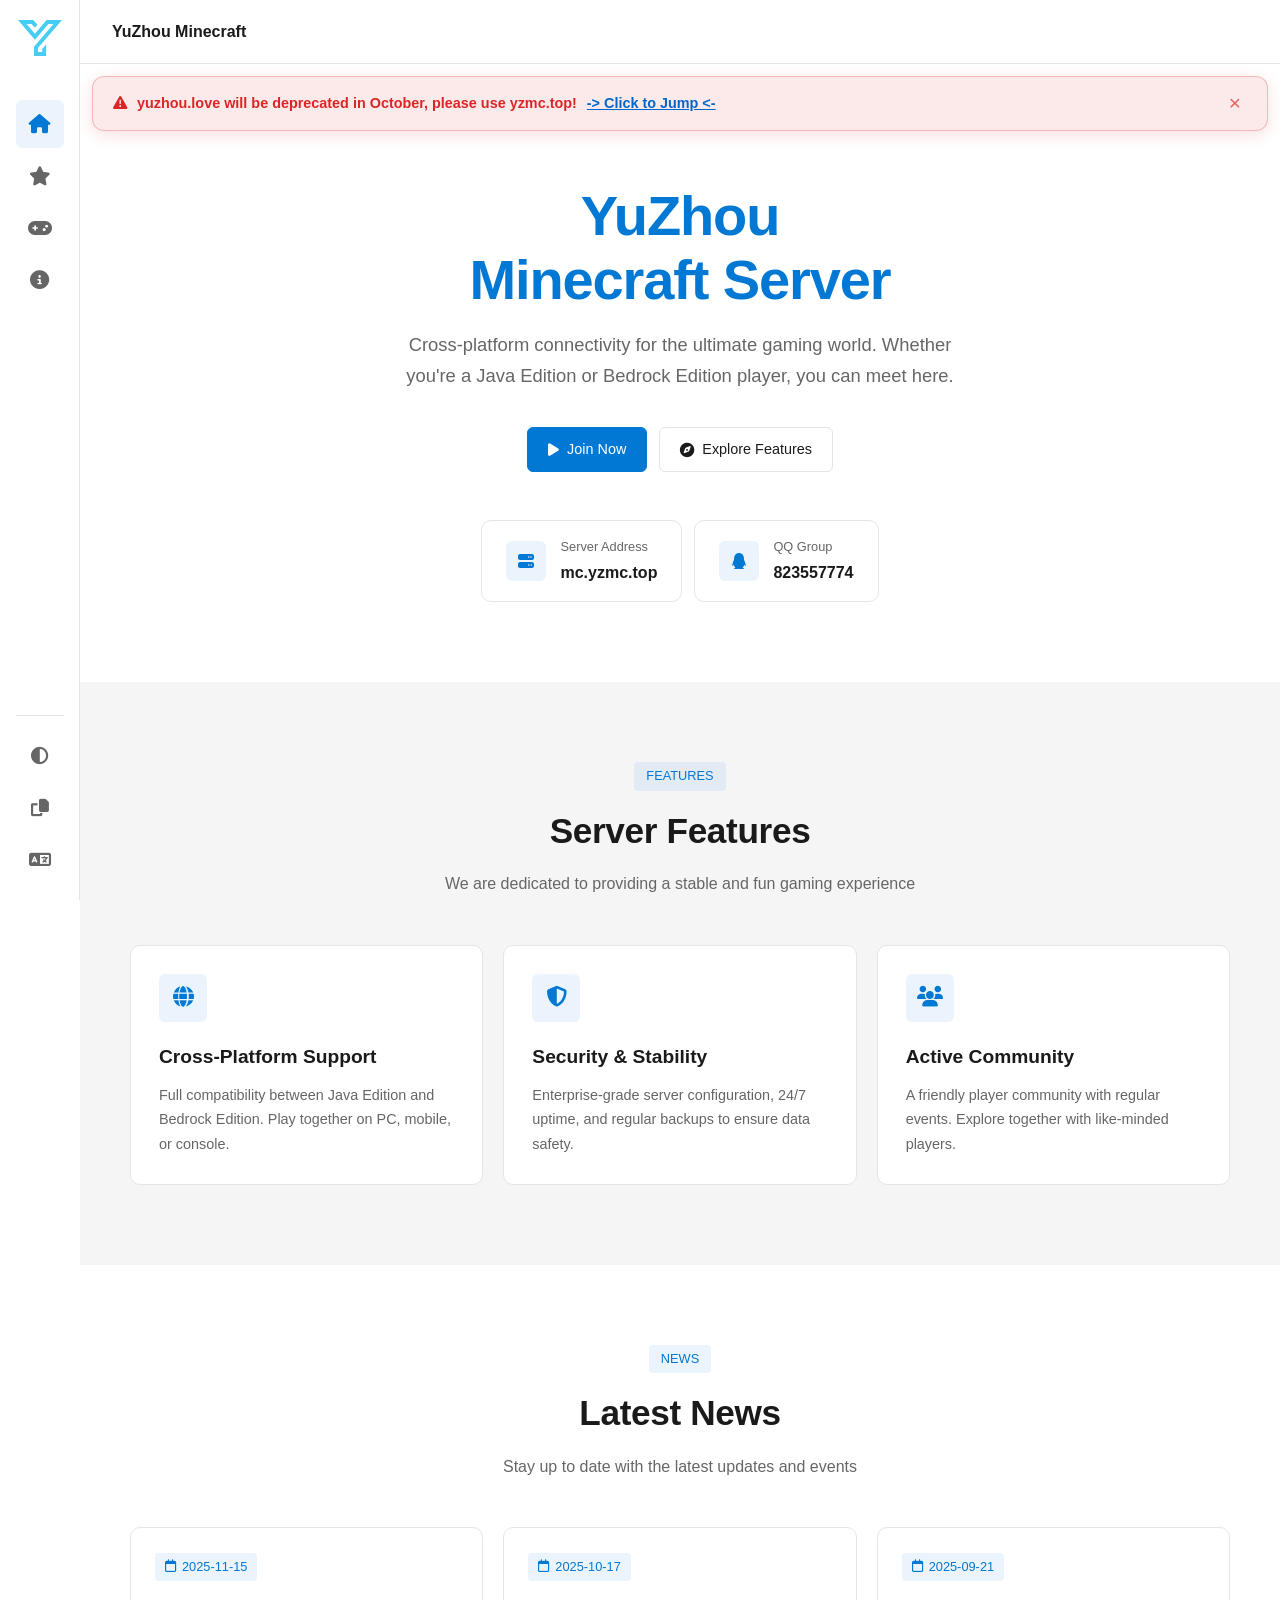
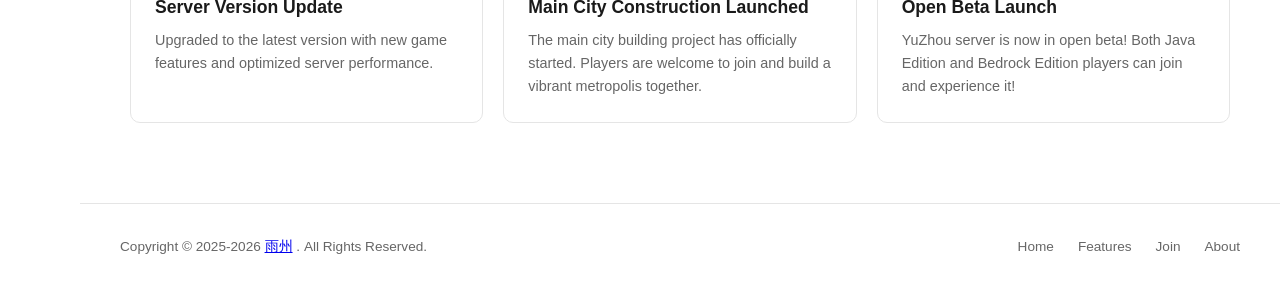
<file: index.html>
<!DOCTYPE html>
<html lang="zh-CN">
<head>
    <meta charset="UTF-8">
    <meta name="viewport" content="width=device-width, initial-scale=1.0">
    <title data-i18n="site.title">雨州 Minecraft</title>
    <link rel="icon" href="favicon.ico" type="image/x-icon" sizes="16x16 32x32 48x48">
    <link rel="icon" href="images/favicon-260x260.png" type="image/png">
    <link rel="icon" href="images/雨州logo.svg" type="image/svg+xml">
    <link rel="apple-touch-icon" href="images/favicon-260x260.png">
    <link rel="stylesheet" href="css/common.css">
    <link rel="stylesheet" href="css/page.css">
    <link rel="stylesheet" href="css/home.css">
    <link rel="stylesheet" href="fonts/fontawesome-free-6.4.0-web/css/all.min.css">
</head>
<body>
    <!-- 废弃横幅 -->
    <div class="deprecation-banner" id="deprecationBanner">
      <i class="fas fa-exclamation-triangle banner-icon"></i>
      <span class="banner-text" data-i18n="banner.deprecation">yuzhou.love 将于 10 月废弃，请使用 yzmc.top 访问！</span>
      <a class="banner-link" href="https://yzmc.top" target="_blank" rel="noopener" data-i18n="banner.link">-> 点此跳转 <-</a>
      <button class="banner-close" onclick="document.getElementById('deprecationBanner').remove()">&times;</button>
    </div>

    <!-- 加载界面 -->
    <div class="loading-screen active" id="loadingScreen">
        <div class="loading-container">
            <img src="images/雨州logo.svg" alt="雨州Minecraft加载中" class="loading-logo" data-i18n-alt="loading.alt">
        </div>
    </div>

    <!-- 侧边导航栏 -->
    <aside class="sidebar">
        <a href="/" class="nav-logo" data-page="home">
            <img src="images/雨州logo.svg" alt="雨州Minecraft" class="sidebar-logo">
        </a>
        
        <div class="sidebar-title" data-i18n="sidebar.title">雨州 Minecraft</div>
        
        <nav class="sidebar-nav" id="sidebarNav">
            <a href="/" class="sidebar-link active" data-page="home" title="首页" data-i18n-title="nav.home">
                <i class="fas fa-home"></i>
                <span class="nav-label" data-i18n="nav.home">首页</span>
            </a>
            <a href="/features" class="sidebar-link" data-page="features" title="特色" data-i18n-title="nav.features">
                <i class="fas fa-star"></i>
                <span class="nav-label" data-i18n="nav.features">特色</span>
            </a>
            <a href="/join" class="sidebar-link" data-page="join" title="加入" data-i18n-title="nav.join">
                <i class="fas fa-gamepad"></i>
                <span class="nav-label" data-i18n="nav.join">加入</span>
            </a>
            <a href="/about" class="sidebar-link" data-page="about" title="关于" data-i18n-title="nav.about">
                <i class="fas fa-info-circle"></i>
                <span class="nav-label" data-i18n="nav.about">关于</span>
            </a>
        </nav>
        
        <div class="sidebar-action">
            <button class="sidebar-btn" id="themeToggle" title="跟随系统" data-i18n-title="theme.auto">
                <i class="fas fa-circle-half-stroke"></i>
            </button>
            <button class="sidebar-btn" onclick="copyIP()" title="复制服务器IP" data-i18n-title="copy.ip">
                <i class="fas fa-copy"></i>
            </button>
            <div class="lang-toggle-wrapper">
                <button class="sidebar-btn" id="langToggle" title="语言" data-i18n-title="language.label" onclick="toggleLangMenu(event)">
                    <i class="fas fa-language"></i>
                </button>
                <div class="lang-menu" id="langMenu">
                    <button class="lang-menu-item" data-lang="auto">跟随系统</button>
                    <button class="lang-menu-item" data-lang="zh">中文</button>
                    <button class="lang-menu-item" data-lang="en">English</button>
                    <button class="lang-menu-item" data-lang="ja">日本語</button>
                    <button class="lang-menu-item" data-lang="ko">한국어</button>
                </div>
            </div>
            <button class="sidebar-btn sidebar-hamburger" id="menuToggle" title="菜单" data-i18n-title="menu.label">
                <i class="fas fa-bars"></i>
            </button>
        </div>
    </aside>

    <!-- 顶部栏 -->
    <header class="topbar">
        <div class="topbar-title" data-i18n="topbar.title">雨州 Minecraft</div>
    </header>

    <!-- 主内容区 -->
    <main class="main-content" id="mainContent">
        <!-- 页面内容将通过JS加载 -->
    </main>

    <!-- 页脚 -->
    <footer class="footer">
        <div class="footer-copyright">
            <span data-i18n="footer.copyright">Copyright &copy; 2025-2026</span>
            <a href="https://github.com/YuZhou-RAIN" target="_blank" rel="noopener noreferrer">雨州</a>
            <span data-i18n="footer.rights">. All Rights Reserved.</span>
        </div>
        <div class="footer-links">
            <a href="/" data-page="home" data-i18n="footer.home">首页</a>
            <a href="/features" data-page="features" data-i18n="footer.features">特色</a>
            <a href="/join" data-page="join" data-i18n="footer.join">加入</a>
            <a href="/about" data-page="about" data-i18n="footer.about">关于</a>
        </div>
    </footer>

    <script src="i18n.js"></script>
    <script src="script.js"></script>
</body>
</html>
</file>
<file: css/common.css>
/* ===== 雨州Minecraft - 现代化设计 ===== */

:root {
  --bg: #ffffff;
  --bg-section: #f5f5f5;
  --bg-card: #ffffff;
  --glass-bg: rgba(255, 255, 255, 0.85);
  --text: #1a1a1a;
  --text-muted: #666666;
  --text-tertiary: #999999;
  --border: #e5e5e5;
  --border-hover: #d0d0d0;
  --accent: #0078d4;
  --accent-hover: #106ebe;
  --accent-bg: rgba(0, 120, 212, 0.08);
  --shadow-sm: 0 1px 2px rgba(0, 0, 0, 0.05);
  --shadow-md: 0 4px 12px rgba(0, 0, 0, 0.06);
  --shadow-lg: 0 8px 24px rgba(0, 0, 0, 0.08);
  --radius-sm: 6px;
  --radius-md: 10px;
  --radius-lg: 16px;
  --sidebar-w: 80px;
  --topbar-h: 64px;
  --transition: 0.2s ease;
}

[data-theme="dark"] {
  --bg: #1a1a1a;
  --bg-section: #222222;
  --bg-card: #252525;
  --glass-bg: rgba(26, 26, 26, 0.85);
  --text: #e6edf3;
  --text-muted: #8b949e;
  --text-tertiary: #6e7681;
  --border: #30363d;
  --border-hover: #484f58;
  --accent: #58a6ff;
  --accent-hover: #79c0ff;
  --accent-bg: rgba(88, 166, 255, 0.12);
  --shadow-sm: 0 1px 2px rgba(0, 0, 0, 0.15);
  --shadow-md: 0 4px 12px rgba(0, 0, 0, 0.2);
  --shadow-lg: 0 8px 24px rgba(0, 0, 0, 0.3);
}

* {
  margin: 0;
  padding: 0;
  box-sizing: border-box;
}

body {
  font-family: -apple-system, BlinkMacSystemFont, 'Segoe UI', Roboto, 'Helvetica Neue', Arial, sans-serif;
  line-height: 1.6;
  color: var(--text);
  background: var(--bg);
  overflow-x: hidden;
  transition: background var(--transition), color var(--transition);
}

body.loading {
  overflow: hidden;
  height: 100vh;
}

/* ===== 侧边导航栏 ===== */
.sidebar {
  position: fixed;
  left: 0;
  top: 0;
  bottom: 0;
  width: var(--sidebar-w);
  background: var(--bg-card);
  border-right: 1px solid var(--border);
  z-index: 1000;
  display: flex;
  flex-direction: column;
  align-items: center;
  padding: 16px 0;
  transition: background var(--transition), border-color var(--transition);
}

.sidebar-logo {
  width: 44px;
  height: 44px;
  margin-bottom: 32px;
}

.sidebar-nav {
  display: flex;
  flex-direction: column;
  gap: 4px;
  flex: 1;
}

.sidebar-link {
  width: 48px;
  height: 48px;
  display: flex;
  align-items: center;
  justify-content: center;
  border-radius: var(--radius-sm);
  color: var(--text-muted);
  text-decoration: none;
  font-size: 1.2rem;
  transition: background var(--transition), color var(--transition);
}

.sidebar-link:hover {
  background: var(--accent-bg);
  color: var(--accent);
}

.sidebar-link.active {
  background: var(--accent-bg);
  color: var(--accent);
}

.sidebar-action {
  margin-top: auto;
  padding-top: 16px;
  border-top: 1px solid var(--border);
  display: flex;
  flex-direction: column;
  align-items: center;
  gap: 4px;
}

.sidebar-btn {
  width: 48px;
  height: 48px;
  border-radius: var(--radius-sm);
  background: transparent;
  border: none;
  color: var(--text-muted);
  font-size: 1.1rem;
  cursor: pointer;
  transition: background var(--transition), color var(--transition);
}

.sidebar-btn:hover {
  background: var(--accent-bg);
  color: var(--accent);
}

.nav-label {
  display: none;
}

.sidebar-hamburger {
  display: none;
}

.sidebar-title {
  display: none;
}

/* ===== 语言切换菜单 ===== */
.lang-toggle-wrapper {
  position: relative;
}

.lang-menu {
  display: none;
  position: absolute;
  left: 64px;
  bottom: 0;
  background: var(--bg-card);
  border: 1px solid var(--border);
  border-radius: var(--radius-md);
  box-shadow: var(--shadow-lg);
  z-index: 1100;
  flex-direction: column;
  padding: 4px;
  min-width: 180px;
  opacity: 0;
  visibility: hidden;
  pointer-events: none;
  transform: translateX(-10px);
  transition: opacity 0.2s ease, transform 0.2s ease;
}

.lang-menu.open {
  display: flex;
  opacity: 1;
  visibility: visible;
  pointer-events: auto;
  transform: translateX(0);
}

.lang-menu-item {
  display: block;
  width: 100%;
  padding: 10px 14px;
  background: none;
  border: none;
  border-radius: var(--radius-sm);
  font-size: 0.9rem;
  color: var(--text);
  text-align: left;
  cursor: pointer;
  transition: background var(--transition);
  white-space: nowrap;
}

.lang-menu-item:hover {
  background: var(--accent-bg);
  color: var(--accent);
}

.lang-menu-item.active {
  background: var(--accent-bg);
  color: var(--accent);
  font-weight: 600;
}

/* ===== 顶部栏 ===== */
.topbar {
  position: fixed;
  top: 0;
  left: var(--sidebar-w);
  right: 0;
  height: var(--topbar-h);
  background: var(--bg-card);
  border-bottom: 1px solid var(--border);
  z-index: 999;
  display: flex;
  align-items: center;
  justify-content: space-between;
  padding: 0 32px;
  transition: background var(--transition), border-color var(--transition);
}

.topbar-title {
  font-size: 1rem;
  font-weight: 600;
  color: var(--text);
}

.topbar-actions {
  display: flex;
  gap: 12px;
}

/* ===== 主内容区 ===== */
.main-content {
  margin-left: var(--sidebar-w);
  min-height: 100vh;
  padding-top: var(--topbar-h);
}

.page-content {
  display: none;
}

.page-content.active {
  display: block;
}

/* ===== 通用卡片 ===== */
.glass-card {
  background: var(--bg-card);
  border: 1px solid var(--border);
  border-radius: var(--radius-md);
  padding: 24px;
  transition: border-color var(--transition), box-shadow var(--transition);
}

.glass-card:hover {
  border-color: var(--border-hover);
  box-shadow: var(--shadow-md);
}

/* ===== 按钮 ===== */
.btn {
  display: inline-flex;
  align-items: center;
  gap: 8px;
  padding: 10px 20px;
  border-radius: var(--radius-sm);
  font-size: 0.9rem;
  font-weight: 500;
  text-decoration: none;
  cursor: pointer;
  border: 1px solid var(--border);
  background: var(--bg-card);
  color: var(--text);
  transition: background var(--transition), border-color var(--transition), box-shadow var(--transition);
}

.btn:hover {
  background: var(--bg-section);
  border-color: var(--border-hover);
}

.btn-primary {
  background: var(--accent);
  color: #ffffff;
  border-color: var(--accent);
}

.btn-primary:hover {
  background: var(--accent-hover);
  border-color: var(--accent-hover);
  box-shadow: var(--shadow-md);
}

.btn-secondary {
  background: transparent;
  border-color: var(--border);
}

.btn-secondary:hover {
  background: var(--bg-section);
  border-color: var(--border-hover);
}

/* ===== 标签 ===== */
.tag {
  display: inline-flex;
  align-items: center;
  gap: 6px;
  padding: 4px 12px;
  background: var(--accent-bg);
  border-radius: 4px;
  font-size: 0.8rem;
  color: var(--accent);
  font-weight: 500;
}

/* ===== 加载界面 ===== */
.loading-screen {
  position: fixed;
  inset: 0;
  background: var(--bg);
  z-index: 9999;
  display: flex;
  align-items: center;
  justify-content: center;
  opacity: 0;
  pointer-events: none;
  transition: opacity 0.4s ease;
}

.loading-screen.active {
  opacity: 1;
  pointer-events: auto;
}

.loading-container {
  text-align: center;
}

.loading-logo {
  width: 80px;
  height: 80px;
  opacity: 0.6;
}

/* ===== 页脚 ===== */
.footer {
  margin-left: var(--sidebar-w);
  padding: 32px 40px;
  border-top: 1px solid var(--border);
  display: flex;
  justify-content: space-between;
  align-items: center;
  color: var(--text-muted);
  font-size: 0.85rem;
  transition: border-color var(--transition);
}

.footer-links {
  display: flex;
  gap: 24px;
}

.footer-links a {
  color: var(--text-muted);
  text-decoration: none;
  transition: color var(--transition);
}

.footer-links a:hover {
  color: var(--accent);
}

/* ===== 导航标签文字（桌面隐藏，移动显示） ===== */
.nav-label {
  display: none;
}

.sidebar-hamburger {
  display: none;
}

/* ===== 废弃横幅浮窗 ===== */
.deprecation-banner {
  position: fixed;
  top: calc(var(--topbar-h) + 12px);
  left: calc(var(--sidebar-w) + 12px);
  right: 12px;
  z-index: 2000;
  display: flex;
  align-items: center;
  gap: 10px;
  padding: 14px 20px;
  background: rgba(220, 38, 38, 0.1);
  backdrop-filter: blur(16px);
  -webkit-backdrop-filter: blur(16px);
  border: 1px solid rgba(220, 38, 38, 0.25);
  border-radius: 12px;
  color: #dc2626;
  font-size: 0.9rem;
  font-weight: 700;
  box-shadow: 0 4px 16px rgba(220, 38, 38, 0.15);
}

.deprecation-banner .banner-link {
  color: #0066cc;
  font-weight: 700;
  text-decoration: underline;
  white-space: nowrap;
  cursor: pointer;
  transition: color 0.2s;
}

.deprecation-banner .banner-link:hover {
  color: #004499;
}

.deprecation-banner .banner-close {
  margin-left: auto;
  background: none;
  border: none;
  color: #dc2626;
  font-size: 1.3rem;
  cursor: pointer;
  padding: 2px 6px;
  border-radius: 6px;
  transition: background 0.2s;
  opacity: 0.7;
  line-height: 1;
}

.deprecation-banner .banner-close:hover {
  background: rgba(220, 38, 38, 0.15);
  opacity: 1;
}

@media (max-width: 768px) {
  .deprecation-banner {
    top: calc(56px + 8px);
    left: 8px;
    right: 8px;
    padding: 12px 14px;
    font-size: 0.8rem;
  }
}

/* ===== 响应式 ===== */
@media (max-width: 768px) {
  .sidebar {
    width: 100%;
    height: 56px;
    flex-direction: row;
    align-items: center;
    padding: 0 16px;
    bottom: auto;
    border-right: none;
    border-bottom: 1px solid var(--border);
  }

  .sidebar-logo {
    width: 36px;
    height: 36px;
    margin: 0;
  }

  .sidebar-nav {
    display: flex;
    position: fixed;
    inset: 56px 0 0 0;
    background: var(--glass-bg);
    backdrop-filter: blur(16px);
    -webkit-backdrop-filter: blur(16px);
    border-bottom: none;
    flex-direction: column;
    padding: 16px;
    gap: 4px;
    z-index: 999;
    opacity: 0;
    transform: translateY(-10px);
    visibility: hidden;
    pointer-events: none;
    transition: opacity 0.25s ease, transform 0.25s ease, visibility 0.25s;
  }

  .sidebar-nav.open {
    opacity: 1;
    transform: translateY(0);
    visibility: visible;
    pointer-events: auto;
  }

  .sidebar-link {
    width: 100%;
    height: auto;
    justify-content: flex-start;
    padding: 12px 16px;
    gap: 12px;
    font-size: 1rem;
  }

  .sidebar-link i {
    width: 20px;
    text-align: center;
    font-size: 1.1rem;
  }

  .nav-label {
    display: inline;
  }

  .sidebar-action {
    flex-direction: row;
    margin-top: 0;
    margin-left: auto;
    padding-top: 0;
    border-top: none;
  }

  .sidebar-btn {
    width: 42px;
    height: 42px;
  }

  .sidebar-hamburger {
    display: block;
  }

  .sidebar-title {
    display: block;
    font-size: 1rem;
    font-weight: 600;
    color: var(--text);
    margin-left: 8px;
  }

  .lang-menu {
    left: auto;
    right: 0;
    bottom: auto;
    top: 100%;
    transform: translateY(-10px);
  }

  .lang-menu.open {
    transform: translateY(0);
  }

  @media (max-width: 320px) {
    .sidebar-title {
      display: none;
    }
  }

  .nav-logo {
    display: flex;
    align-items: center;
  }

  .topbar {
    display: none;
  }

  .main-content {
    margin-left: 0;
    padding-top: 56px;
  }

  .footer {
    margin-left: 0;
    padding: 24px 20px;
    flex-direction: column;
    gap: 12px;
    text-align: center;
  }
}
</file>
<file: css/page.css>
/* ===== 子页面通用样式 ===== */

/* 页面Hero */
.page-hero {
  padding: 120px 40px 64px;
  text-align: center;
  position: relative;
  background: var(--bg-section);
  transition: background var(--transition);
}

.page-hero-content {
  max-width: 700px;
  margin: 0 auto;
}

.page-hero-tag {
  display: inline-block;
  padding: 4px 12px;
  background: var(--accent-bg);
  border-radius: 4px;
  font-size: 0.8rem;
  color: var(--accent);
  margin-bottom: 16px;
  font-weight: 500;
  letter-spacing: 1px;
}

.page-hero-title {
  font-size: 2.8rem;
  font-weight: 800;
  color: var(--text);
  margin-bottom: 12px;
  letter-spacing: -0.02em;
}

.page-hero-desc {
  color: var(--text-muted);
  font-size: 1.05rem;
  max-width: 480px;
  margin: 0 auto;
}

/* 内容区域 */
.page-section {
  padding: 64px 40px;
  max-width: 1100px;
  margin: 0 auto;
}

.page-section.alt-bg {
  background: var(--bg-section);
  max-width: 100%;
  transition: background var(--transition);
}

.page-section.alt-bg > * {
  max-width: 1100px;
  margin-left: auto;
  margin-right: auto;
}

.section-title-sm {
  font-size: 1.5rem;
  font-weight: 600;
  margin-bottom: 32px;
  color: var(--text);
  display: flex;
  align-items: center;
  gap: 16px;
}

.section-title-sm::after {
  content: '';
  flex: 1;
  height: 1px;
  background: var(--border);
}

/* 步骤卡片 */
.steps-grid {
  display: grid;
  grid-template-columns: repeat(auto-fit, minmax(260px, 1fr));
  gap: 20px;
}

.step-card {
  background: var(--bg-card);
  border: 1px solid var(--border);
  border-radius: var(--radius-md);
  padding: 28px 24px;
  text-align: center;
  transition: border-color var(--transition), box-shadow var(--transition);
}

.step-card:hover {
  border-color: var(--border-hover);
  box-shadow: var(--shadow-md);
}

.step-number {
  width: 44px;
  height: 44px;
  background: var(--accent-bg);
  border-radius: var(--radius-sm);
  display: flex;
  align-items: center;
  justify-content: center;
  margin: 0 auto 16px;
  font-size: 1.2rem;
  font-weight: 700;
  color: var(--accent);
}

.step-card h3 {
  font-size: 1.15rem;
  font-weight: 600;
  margin-bottom: 8px;
  color: var(--text);
}

.step-card p {
  color: var(--text-muted);
  font-size: 0.9rem;
  line-height: 1.6;
}

/* 加入指南图文布局 */
.join-layout {
  display: flex;
  align-items: flex-start;
  gap: 40px;
}

.join-layout .steps-grid {
  flex: 1;
  min-width: 0;
}

.join-image {
  flex: 1;
  min-width: 0;
  position: sticky;
  top: calc(var(--topbar-h) + 24px);
}

.join-image img {
  width: 100%;
  height: auto;
  border-radius: var(--radius-md);
  border: 1px solid var(--border);
  display: block;
  transition: border-color var(--transition);
}

.join-layout-reverse {
  flex-direction: row-reverse;
}

/* 联系卡片 */
.contact-grid {
  display: grid;
  grid-template-columns: repeat(auto-fit, minmax(280px, 1fr));
  gap: 20px;
}

.contact-card {
  background: var(--bg-card);
  border: 1px solid var(--border);
  border-radius: var(--radius-md);
  padding: 32px 24px;
  text-align: center;
  transition: border-color var(--transition), box-shadow var(--transition);
}

.contact-card:hover {
  border-color: var(--border-hover);
  box-shadow: var(--shadow-md);
}

.contact-icon {
  width: 56px;
  height: 56px;
  background: var(--accent-bg);
  border-radius: var(--radius-sm);
  display: flex;
  align-items: center;
  justify-content: center;
  margin: 0 auto 20px;
  font-size: 1.4rem;
  color: var(--accent);
}

.contact-card h3 {
  font-size: 1.15rem;
  font-weight: 600;
  margin-bottom: 8px;
  color: var(--text);
}

.contact-card .value {
  font-size: 1.1rem;
  color: var(--accent);
  font-weight: 600;
  margin-bottom: 16px;
}

/* 特性列表 */
.feature-list {
  display: flex;
  flex-direction: column;
  gap: 12px;
}

.feature-item {
  display: flex;
  align-items: center;
  gap: 14px;
  padding: 16px 20px;
  background: var(--bg-card);
  border: 1px solid var(--border);
  border-radius: var(--radius-sm);
  transition: border-color var(--transition);
}

.feature-item:hover {
  border-color: var(--border-hover);
}

.feature-item-icon {
  width: 40px;
  height: 40px;
  background: var(--accent-bg);
  border-radius: var(--radius-sm);
  display: flex;
  align-items: center;
  justify-content: center;
  color: var(--accent);
  font-size: 1rem;
  flex-shrink: 0;
}

.feature-item-text h4 {
  font-size: 1rem;
  font-weight: 600;
  margin-bottom: 2px;
  color: var(--text);
}

.feature-item-text p {
  color: var(--text-muted);
  font-size: 0.85rem;
}

/* 响应式 */
@media (max-width: 1024px) {
  .join-layout,
  .join-layout-reverse {
    flex-direction: column;
  }

  .join-image {
    position: static;
    margin: 16px 0 0;
  }

  /* 所有 ≤1024px 使用紧凑列表步骤 */
  .steps-grid {
    gap: 0;
  }

  .step-card {
    padding: 12px 0;
    border: none;
    border-radius: 0;
    background: none;
    text-align: left;
    display: flex;
    flex-wrap: wrap;
    align-items: flex-start;
    gap: 4px 12px;
  }

  .step-card:hover {
    border-color: transparent;
    box-shadow: none;
  }

  .step-card + .step-card {
    border-top: 1px solid var(--border);
  }

  .step-number {
    width: 26px;
    height: 26px;
    border-radius: 50%;
    font-size: 0.8rem;
    font-weight: 600;
    margin: 0;
    flex-shrink: 0;
  }

  .step-card h3 {
    font-size: 0.95rem;
    font-weight: 600;
    margin: 0;
    padding-top: 2px;
    flex: 1;
  }

  .step-card p {
    width: 100%;
    padding-left: 38px;
    font-size: 0.8rem;
    line-height: 1.5;
    margin: 0;
    color: var(--text-muted);
  }
}

@media (max-width: 768px) {
  .page-hero {
    padding: 100px 20px 40px;
  }

  .page-hero-title {
    font-size: 2.2rem;
  }

  .page-section {
    padding: 32px 20px;
  }

  .contact-grid {
    grid-template-columns: 1fr;
  }

  .join-image {
    max-width: 100%;
    margin-top: 12px;
  }

  .join-image img {
    border-radius: var(--radius-sm);
  }

  .section-title-sm {
    margin-bottom: 16px;
    font-size: 1.25rem;
  }
}
</file>
<file: css/home.css>
/* ===== 首页 ===== */

.hero {
  padding: 120px 40px 80px;
  text-align: center;
  position: relative;
  background: var(--bg);
  overflow: hidden;
}

.hero-content {
  max-width: 800px;
  margin: 0 auto;
  position: relative;
  z-index: 1;
}

.hero-badge {
  display: inline-flex;
  align-items: center;
  gap: 6px;
  padding: 6px 14px;
  background: var(--accent-bg);
  border-radius: 4px;
  font-size: 0.85rem;
  color: var(--accent);
  margin-bottom: 24px;
  font-weight: 500;
}

.hero-title {
  font-size: 3.5rem;
  font-weight: 800;
  line-height: 1.15;
  margin-bottom: 16px;
  color: var(--text);
  letter-spacing: -0.02em;
}

.hero-title span {
  color: var(--accent);
}

.hero-subtitle {
  font-size: 1.15rem;
  color: var(--text-muted);
  margin-bottom: 36px;
  max-width: 560px;
  margin-left: auto;
  margin-right: auto;
  line-height: 1.7;
}

.hero-actions {
  display: flex;
  gap: 12px;
  justify-content: center;
  margin-bottom: 48px;
  flex-wrap: wrap;
}

/* 服务器信息卡片 */
.server-info {
  display: flex;
  gap: 12px;
  justify-content: center;
  flex-wrap: wrap;
}

.server-info-card {
  background: var(--bg-card);
  border: 1px solid var(--border);
  border-radius: var(--radius-md);
  padding: 16px 24px;
  display: flex;
  align-items: center;
  gap: 14px;
  transition: border-color var(--transition), box-shadow var(--transition);
}

.server-info-card:hover {
  border-color: var(--border-hover);
  box-shadow: var(--shadow-sm);
}

.server-info-icon {
  width: 40px;
  height: 40px;
  background: var(--accent-bg);
  border-radius: var(--radius-sm);
  display: flex;
  align-items: center;
  justify-content: center;
  font-size: 1rem;
  color: var(--accent);
  flex-shrink: 0;
}

.server-info-text {
  text-align: left;
}

.server-info-label {
  font-size: 0.8rem;
  color: var(--text-muted);
  margin-bottom: 2px;
}

.server-info-value {
  font-size: 1rem;
  font-weight: 600;
  color: var(--text);
}

/* 特色区域 */
.features-section {
  padding: 80px 40px;
  background: var(--bg-section);
  transition: background var(--transition);
}

.section-header {
  text-align: center;
  margin-bottom: 48px;
}

.section-tag {
  display: inline-block;
  padding: 4px 12px;
  background: var(--accent-bg);
  border-radius: 4px;
  font-size: 0.8rem;
  color: var(--accent);
  margin-bottom: 12px;
  font-weight: 500;
}

.section-title {
  font-size: 2.2rem;
  font-weight: 700;
  margin-bottom: 12px;
  color: var(--text);
  letter-spacing: -0.01em;
}

.section-desc {
  color: var(--text-muted);
  font-size: 1rem;
  max-width: 500px;
  margin: 0 auto;
}

/* 特色网格 */
.features-grid {
  display: grid;
  grid-template-columns: repeat(auto-fit, minmax(300px, 1fr));
  gap: 20px;
  max-width: 1100px;
  margin: 0 auto;
}

.feature-card {
  background: var(--bg-card);
  border: 1px solid var(--border);
  border-radius: var(--radius-md);
  padding: 28px;
  transition: border-color var(--transition), box-shadow var(--transition);
}

.feature-card:hover {
  border-color: var(--border-hover);
  box-shadow: var(--shadow-md);
}

.feature-icon {
  width: 48px;
  height: 48px;
  background: var(--accent-bg);
  border-radius: var(--radius-sm);
  display: flex;
  align-items: center;
  justify-content: center;
  font-size: 1.3rem;
  color: var(--accent);
  margin-bottom: 20px;
}

.feature-card h3 {
  font-size: 1.2rem;
  font-weight: 600;
  margin-bottom: 10px;
  color: var(--text);
}

.feature-card p {
  color: var(--text-muted);
  line-height: 1.7;
  font-size: 0.9rem;
}

/* 新闻区域 */
.news-section {
  padding: 80px 40px;
  background: var(--bg);
}

.news-grid {
  display: grid;
  grid-template-columns: repeat(auto-fit, minmax(320px, 1fr));
  gap: 20px;
  max-width: 1100px;
  margin: 0 auto;
}

.news-card {
  background: var(--bg-card);
  border: 1px solid var(--border);
  border-radius: var(--radius-md);
  padding: 24px;
  transition: border-color var(--transition), box-shadow var(--transition);
  cursor: pointer;
}

.news-card:hover {
  border-color: var(--border-hover);
  box-shadow: var(--shadow-md);
}

.news-date {
  display: inline-flex;
  align-items: center;
  gap: 6px;
  padding: 4px 10px;
  background: var(--accent-bg);
  border-radius: 4px;
  font-size: 0.8rem;
  color: var(--accent);
  margin-bottom: 12px;
  font-weight: 500;
}

.news-card h3 {
  font-size: 1.1rem;
  font-weight: 600;
  margin-bottom: 8px;
  color: var(--text);
  transition: color var(--transition);
}

.news-card:hover h3 {
  color: var(--accent);
}

.news-card p {
  color: var(--text-muted);
  font-size: 0.9rem;
  line-height: 1.6;
}

/* 响应式 */
@media (max-width: 768px) {
  .hero {
    padding: 100px 20px 60px;
  }

  .hero-title {
    font-size: 2.4rem;
  }

  .hero-actions {
    flex-wrap: wrap;
    justify-content: center;
  }

  .server-info {
    flex-wrap: wrap;
    justify-content: center;
  }

  .server-info-card {
    flex: 1;
    min-width: 240px;
    max-width: 400px;
  }

  .features-section,
  .news-section {
    padding: 60px 20px;
  }

  .section-title {
    font-size: 1.8rem;
  }

  .features-grid,
  .news-grid {
    grid-template-columns: 1fr;
  }
}
</file>
